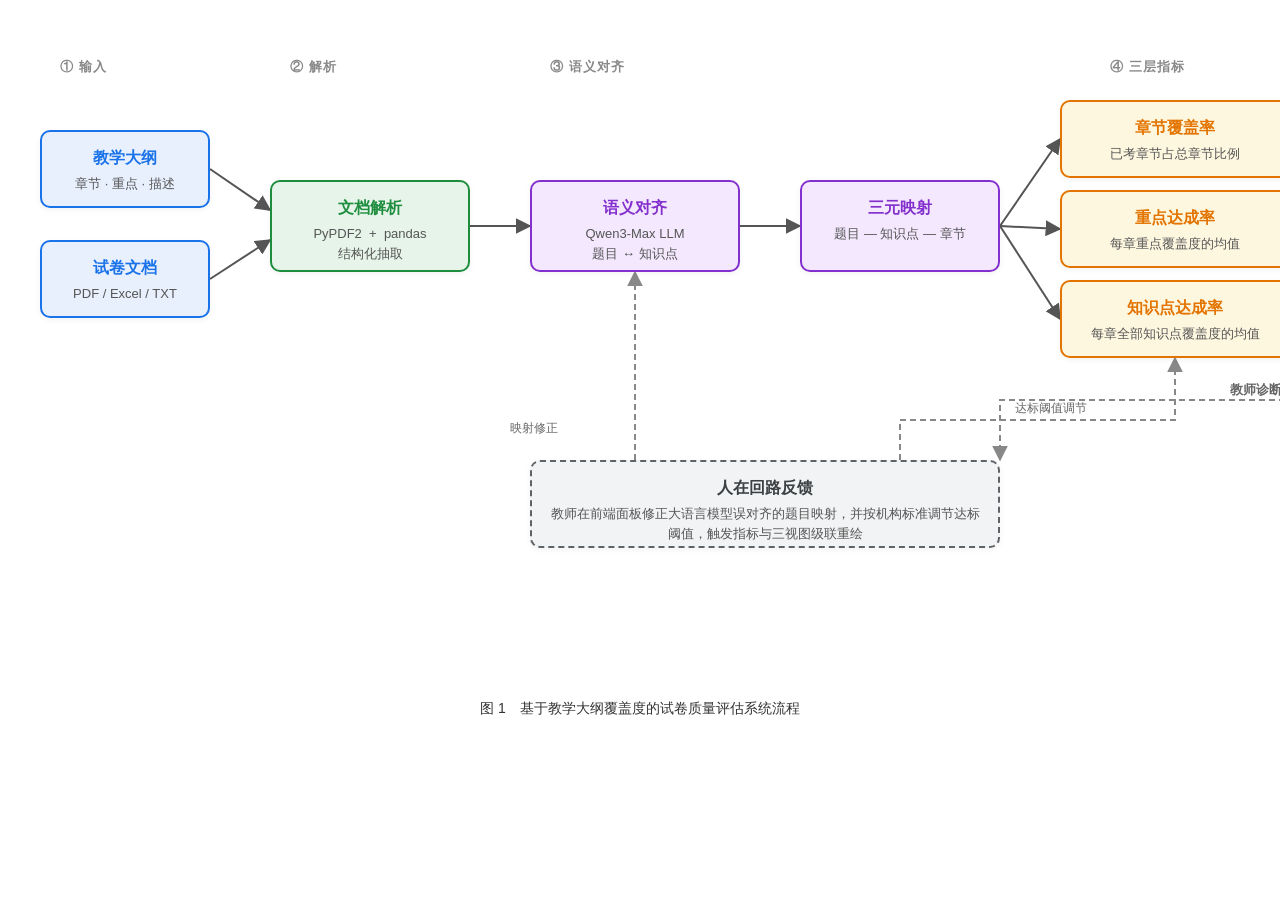
<file: figure1_workflow.html>
<!DOCTYPE html>
<html lang="zh-CN">
<head>
<meta charset="UTF-8">
<title>图 1 系统流程图 — 大纲覆盖度评估</title>
<style>
    * { box-sizing: border-box; margin: 0; padding: 0; }
    html, body {
        background: #fff;
        font-family: -apple-system, "PingFang SC", "Microsoft YaHei", "Source Han Sans CN", "Noto Sans CJK SC", sans-serif;
        color: #1a1a1a;
        -webkit-font-smoothing: antialiased;
    }
    .canvas {
        position: relative;
        width: 1600px;
        height: 620px;
        margin: 40px auto;
        background: #fff;
        padding: 32px 28px;
    }
    .stage-label {
        position: absolute;
        top: 18px;
        font-size: 13px;
        letter-spacing: 1px;
        font-weight: 600;
        color: #888;
        text-transform: uppercase;
    }
    .node {
        position: absolute;
        border-radius: 10px;
        padding: 14px 18px;
        text-align: center;
        background: #fff;
        border: 2px solid #ddd;
        box-shadow: 0 2px 6px rgba(0,0,0,0.05);
        font-size: 15px;
        line-height: 1.5;
    }
    .node .title { font-weight: 700; font-size: 16px; margin-bottom: 4px; }
    .node .sub   { font-size: 13px; color: #555; }
    .node .aux   { font-size: 12px; color: #888; margin-top: 4px; }

    /* —— 阶段配色 —— */
    .s1 { background: #E8F0FE; border-color: #1A73E8; }
    .s1 .title { color: #1A73E8; }
    .s2 { background: #E6F4EA; border-color: #1E8E3E; }
    .s2 .title { color: #1E8E3E; }
    .s3 { background: #F3E8FD; border-color: #8430CE; }
    .s3 .title { color: #8430CE; }
    .s4 { background: #FEF7E0; border-color: #E37400; }
    .s4 .title { color: #E37400; }
    /* ⑤ 可视化输出：用更深的红色边框与微阴影，体现"主视图" */
    .s5 {
        background: #FCE8E6;
        border-color: #D93025;
        border-width: 3px;
        box-shadow: 0 3px 10px rgba(217,48,37,0.15);
    }
    .s5 .title { color: #B71C1C; font-size: 17px; }
    .s5 .badge {
        display: inline-block;
        background: #D93025;
        color: #fff;
        font-size: 11px;
        font-weight: 700;
        padding: 2px 7px;
        border-radius: 3px;
        margin-right: 6px;
        letter-spacing: 0.5px;
        vertical-align: middle;
    }
    .s6 { background: #F1F3F4; border-color: #5F6368; border-style: dashed; }
    .s6 .title { color: #3C4043; }

    /* —— 节点定位 —— */
    .n-syllabus { left:  40px; top:  90px; width: 170px; height: 78px; }
    .n-paper    { left:  40px; top: 200px; width: 170px; height: 78px; }
    .n-parse    { left: 270px; top: 140px; width: 200px; height: 92px; }
    .n-align    { left: 530px; top: 140px; width: 210px; height: 92px; }
    .n-map      { left: 800px; top: 140px; width: 200px; height: 92px; }

    .n-c1 { left: 1060px; top:  60px; width: 230px; height: 78px; }
    .n-c2 { left: 1060px; top: 150px; width: 230px; height: 78px; }
    .n-c3 { left: 1060px; top: 240px; width: 230px; height: 78px; }

    /* 主视图输出节点 — 略大、更突出 */
    .n-vis { left: 1350px; top: 115px; width: 230px; height: 145px; }

    .n-human { left: 530px; top: 420px; width: 470px; height: 88px; }

    /* 阶段标签位置 */
    .label-1 { left:  60px; }
    .label-2 { left: 290px; }
    .label-3 { left: 550px; }
    .label-4 { left: 1110px; }
    .label-5 { left: 1370px; }

    /* —— SVG 箭头层 —— */
    svg.arrows {
        position: absolute;
        top: 0; left: 0;
        width: 100%; height: 100%;
        pointer-events: none;
        z-index: 0;
    }
    .node { z-index: 1; }

    /* 图题 */
    .caption {
        text-align: center;
        font-size: 14px;
        color: #333;
        margin: 12px auto 40px;
        font-weight: 500;
    }
</style>
</head>
<body>

<div class="canvas">
    <!-- 阶段标签 -->
    <div class="stage-label label-1">① 输入</div>
    <div class="stage-label label-2">② 解析</div>
    <div class="stage-label label-3">③ 语义对齐</div>
    <div class="stage-label label-4">④ 三层指标</div>
    <div class="stage-label label-5">⑤ 可视化</div>

    <!-- 箭头 -->
    <svg class="arrows" viewBox="0 0 1600 620" preserveAspectRatio="none">
        <defs>
            <marker id="arrow" viewBox="0 0 10 10" refX="9" refY="5"
                    markerWidth="8" markerHeight="8" orient="auto-start-reverse">
                <path d="M0,0 L10,5 L0,10 z" fill="#555" />
            </marker>
            <marker id="arrow-dash" viewBox="0 0 10 10" refX="9" refY="5"
                    markerWidth="8" markerHeight="8" orient="auto-start-reverse">
                <path d="M0,0 L10,5 L0,10 z" fill="#888" />
            </marker>
            <marker id="arrow-red" viewBox="0 0 10 10" refX="9" refY="5"
                    markerWidth="9" markerHeight="9" orient="auto-start-reverse">
                <path d="M0,0 L10,5 L0,10 z" fill="#D93025" />
            </marker>
        </defs>

        <!-- 主线箭头 (实线) -->
        <line x1="210" y1="129" x2="270" y2="170" stroke="#555" stroke-width="2" marker-end="url(#arrow)" />
        <line x1="210" y1="239" x2="270" y2="200" stroke="#555" stroke-width="2" marker-end="url(#arrow)" />
        <line x1="470" y1="186" x2="530" y2="186" stroke="#555" stroke-width="2" marker-end="url(#arrow)" />
        <line x1="740" y1="186" x2="800" y2="186" stroke="#555" stroke-width="2" marker-end="url(#arrow)" />
        <line x1="1000" y1="186" x2="1060" y2="99"  stroke="#555" stroke-width="2" marker-end="url(#arrow)" />
        <line x1="1000" y1="186" x2="1060" y2="189" stroke="#555" stroke-width="2" marker-end="url(#arrow)" />
        <line x1="1000" y1="186" x2="1060" y2="279" stroke="#555" stroke-width="2" marker-end="url(#arrow)" />
        <!-- 三指标 → 可视化（红色加粗以强调矩形树图为主视图） -->
        <line x1="1290" y1="99"  x2="1350" y2="160" stroke="#D93025" stroke-width="2.5" marker-end="url(#arrow-red)" />
        <line x1="1290" y1="189" x2="1350" y2="186" stroke="#D93025" stroke-width="2.5" marker-end="url(#arrow-red)" />
        <line x1="1290" y1="279" x2="1350" y2="215" stroke="#D93025" stroke-width="2.5" marker-end="url(#arrow-red)" />

        <!-- 人在回路反馈 (虚线) -->
        <path d="M 1465 260 L 1465 360 L 1000 360 L 1000 420"
              fill="none" stroke="#888" stroke-width="2" stroke-dasharray="6,4"
              marker-end="url(#arrow-dash)" />
        <text x="1230" y="354" fill="#666" font-size="13" font-weight="600">教师诊断反馈</text>

        <path d="M 635 420 L 635 380 L 635 380 L 635 232"
              fill="none" stroke="#888" stroke-width="2" stroke-dasharray="6,4"
              marker-end="url(#arrow-dash)" />
        <text x="510" y="392" fill="#666" font-size="12">映射修正</text>

        <path d="M 900 420 L 900 380 L 1175 380 L 1175 318"
              fill="none" stroke="#888" stroke-width="2" stroke-dasharray="6,4"
              marker-end="url(#arrow-dash)" />
        <text x="1015" y="372" fill="#666" font-size="12">达标阈值调节</text>
    </svg>

    <!-- 节点 -->
    <div class="node s1 n-syllabus">
        <div class="title">教学大纲</div>
        <div class="sub">章节 · 重点 · 描述</div>
    </div>
    <div class="node s1 n-paper">
        <div class="title">试卷文档</div>
        <div class="sub">PDF / Excel / TXT</div>
    </div>

    <div class="node s2 n-parse">
        <div class="title">文档解析</div>
        <div class="sub">PyPDF2 &nbsp;+&nbsp; pandas<br>结构化抽取</div>
    </div>

    <div class="node s3 n-align">
        <div class="title">语义对齐</div>
        <div class="sub">Qwen3-Max LLM<br>题目 ↔ 知识点</div>
    </div>

    <div class="node s3 n-map">
        <div class="title">三元映射</div>
        <div class="sub">题目 — 知识点 — 章节</div>
    </div>

    <div class="node s4 n-c1">
        <div class="title">章节覆盖率</div>
        <div class="sub">已考章节占总章节比例</div>
    </div>
    <div class="node s4 n-c2">
        <div class="title">重点达成率</div>
        <div class="sub">每章重点覆盖度的均值</div>
    </div>
    <div class="node s4 n-c3">
        <div class="title">知识点达成率</div>
        <div class="sub">每章全部知识点覆盖度的均值</div>
    </div>

    <div class="node s5 n-vis">
        <div class="title"><span class="badge">主视图</span>矩形树图</div>
        <div class="sub">章节分值 · 覆盖深度<br>知识点 — 题目对应</div>
        <div class="aux">辅助：双折线图、雷达图</div>
    </div>

    <div class="node s6 n-human">
        <div class="title">人在回路反馈</div>
        <div class="sub">教师在前端面板修正大语言模型误对齐的题目映射，并按机构标准调节达标阈值，触发指标与三视图级联重绘</div>
    </div>
</div>

<div class="caption">图 1　基于教学大纲覆盖度的试卷质量评估系统流程</div>

</body>
</html>
</file>
